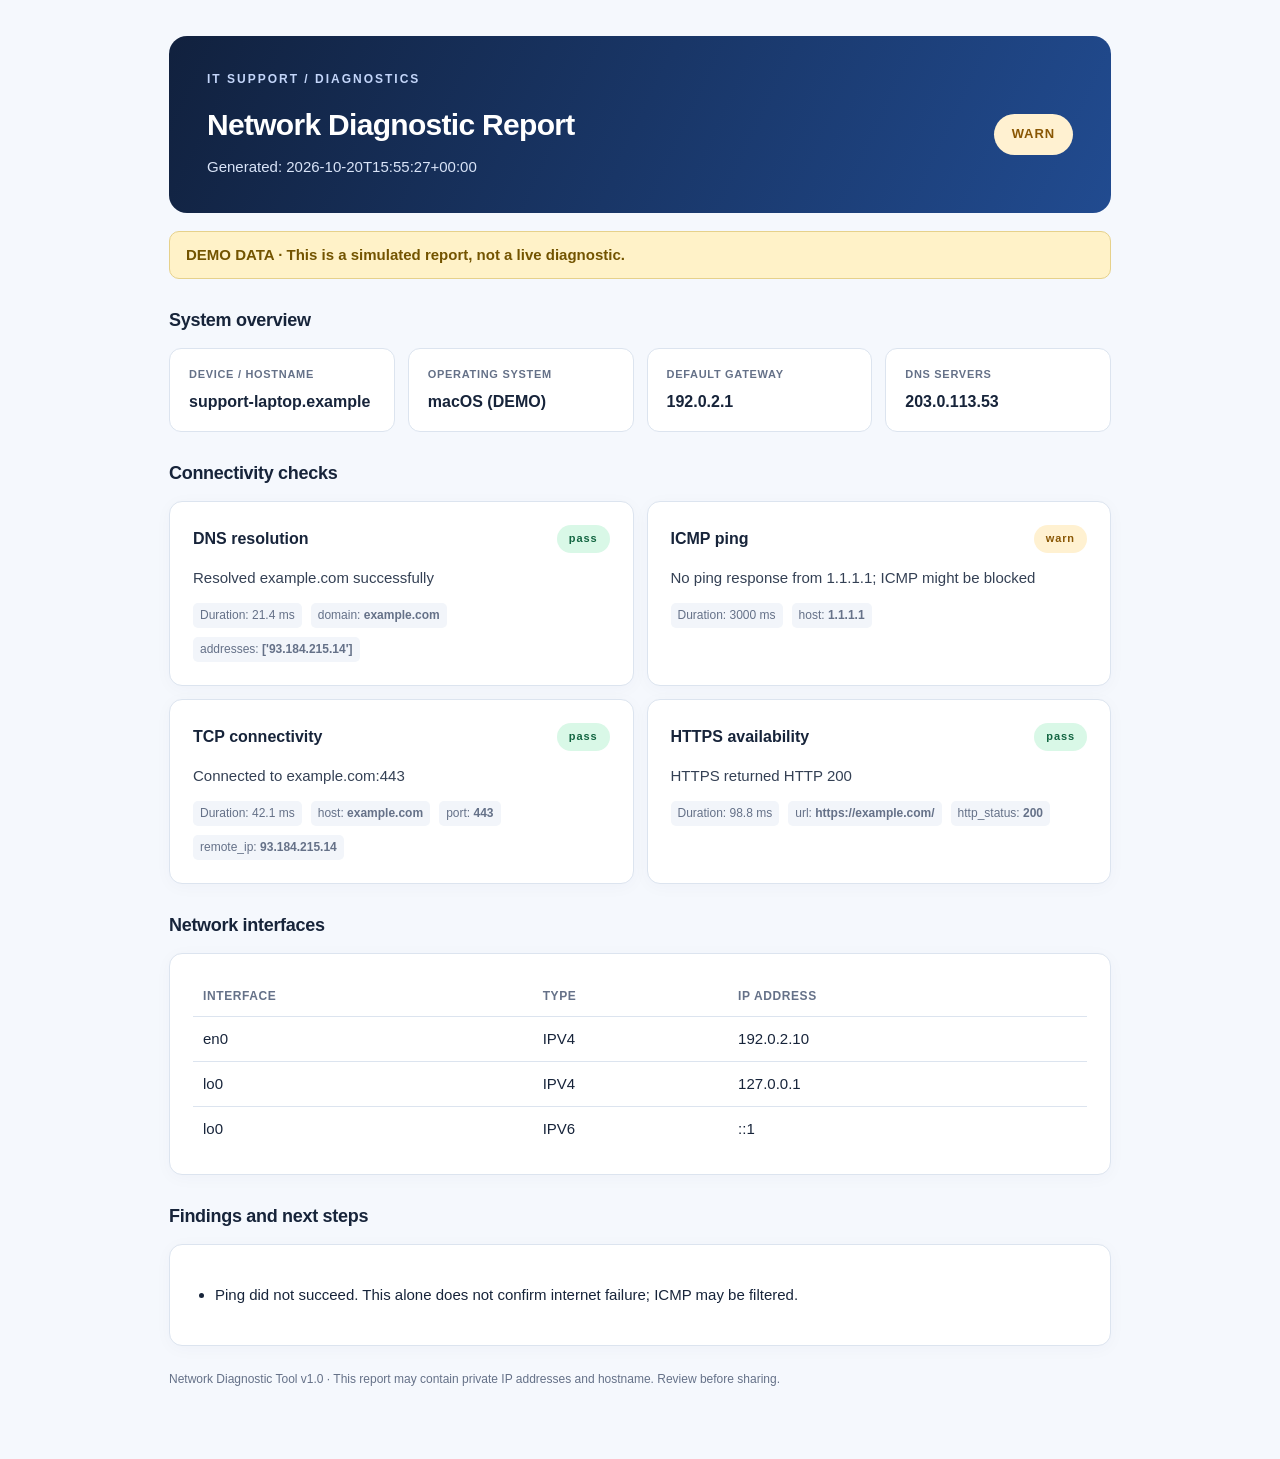
<file: examples/demo_report 2.html>
<!DOCTYPE html>
<html lang="en"><head><meta charset="utf-8"><meta name="viewport" content="width=device-width,initial-scale=1">
<title>Network Diagnostic Report</title>
<style>
:root{color-scheme:light;--ink:#17243a;--muted:#657188;--line:#dce4ef;--blue:#3169e2;--bg:#f5f8fd}
*{box-sizing:border-box}body{margin:0;background:var(--bg);color:var(--ink);font:15px/1.6 -apple-system,BlinkMacSystemFont,"Segoe UI",Arial,sans-serif}
.wrap{max-width:990px;margin:auto;padding:36px 24px 70px}header{background:linear-gradient(115deg,#11213e,#214b90);border-radius:18px;color:#fff;padding:34px 38px}
.eyebrow{font-size:12px;letter-spacing:2px;text-transform:uppercase;color:#c4d6fa;font-weight:700}
h1{font-size:30px;letter-spacing:-.7px;margin:12px 0 6px}header p{margin:0;color:#d9e4f8}.hero{display:flex;flex-wrap:wrap;gap:16px;align-items:center;justify-content:space-between}
.chip{display:inline-block;border-radius:100px;padding:5px 12px;font-size:11px;font-weight:800;letter-spacing:.9px}
.chip.pass{background:#d9f8e7;color:#126541}.chip.warn{background:#fff1d1;color:#895603}.chip.fail{background:#ffe0e0;color:#952828}.chip.skip,.chip.info{background:#e5eaf3;color:#56657d}
header .chip{font-size:13px;padding:10px 18px}.demo{margin-top:18px;background:#fff2c8;border:1px solid #e6d18b;border-radius:10px;padding:11px 16px;font-weight:700;color:#735400}
section{margin-top:27px}.section-title{font-size:18px;margin:0 0 13px;letter-spacing:-.3px}.panel,.test{background:#fff;border:1px solid var(--line);border-radius:13px;padding:23px;box-shadow:0 3px 17px rgba(18,39,80,.03)}
.metrics{display:grid;grid-template-columns:repeat(auto-fit,minmax(190px,1fr));gap:13px}.metric{background:white;border:1px solid var(--line);border-radius:12px;padding:17px 19px;min-width:0}
.metric-label{font-size:11px;font-weight:800;color:var(--muted);text-transform:uppercase;letter-spacing:.7px}.metric-value{font-size:16px;overflow-wrap:anywhere;font-weight:700;margin-top:5px}
.tests{display:grid;grid-template-columns:repeat(2,minmax(0,1fr));gap:13px}.test h3{margin:0;font-size:16px}.test p{margin:13px 0;color:#344054;overflow-wrap:anywhere}.test-head{display:flex;justify-content:space-between;gap:12px;align-items:center}.meta{display:flex;flex-wrap:wrap;gap:9px;color:var(--muted);font-size:12px}.meta span{background:#f2f5fa;padding:3px 7px;border-radius:5px;overflow-wrap:anywhere}
table{width:100%;border-collapse:collapse}th{text-align:left;font-size:12px;letter-spacing:.6px;text-transform:uppercase;color:var(--muted)}td,th{padding:10px;border-bottom:1px solid var(--line)}tr:last-child td{border-bottom:0}td{overflow-wrap:anywhere}ul{padding-left:22px}li{margin:7px 0}.muted,footer{color:var(--muted)}footer{margin-top:24px;font-size:12px}
@media(max-width:620px){.tests{grid-template-columns:1fr}.wrap{padding:16px 12px 45px}header{padding:24px}h1{font-size:24px}}@media print{body{background:#fff}.wrap{padding:0}.panel,.test,.metric{box-shadow:none}header{-webkit-print-color-adjust:exact;print-color-adjust:exact}}
</style></head><body><main class="wrap">
<header><div class="eyebrow">IT Support / Diagnostics</div><div class="hero"><div><h1>Network Diagnostic Report</h1><p>Generated: 2026-10-20T15:55:27+00:00</p></div><span class="chip warn">WARN</span></div></header>
<div class="demo">DEMO DATA · This is a simulated report, not a live diagnostic.</div>
<section><h2 class="section-title">System overview</h2><div class="metrics">
<div class="metric"><div class="metric-label">Device / hostname</div><div class="metric-value">support-laptop.example</div></div>
<div class="metric"><div class="metric-label">Operating system</div><div class="metric-value">macOS (DEMO)</div></div>
<div class="metric"><div class="metric-label">Default gateway</div><div class="metric-value">192.0.2.1</div></div>
<div class="metric"><div class="metric-label">DNS servers</div><div class="metric-value">203.0.113.53</div></div>
</div></section>
<section><h2 class="section-title">Connectivity checks</h2><div class="tests"><article class="test"><div class="test-head"><h3>DNS resolution</h3><span class="chip pass">pass</span></div><p>Resolved example.com successfully</p><div class="meta"><span>Duration: 21.4 ms</span><span>domain: <b>example.com</b></span> <span>addresses: <b>[&#x27;93.184.215.14&#x27;]</b></span></div></article>
<article class="test"><div class="test-head"><h3>ICMP ping</h3><span class="chip warn">warn</span></div><p>No ping response from 1.1.1.1; ICMP might be blocked</p><div class="meta"><span>Duration: 3000 ms</span><span>host: <b>1.1.1.1</b></span></div></article>
<article class="test"><div class="test-head"><h3>TCP connectivity</h3><span class="chip pass">pass</span></div><p>Connected to example.com:443</p><div class="meta"><span>Duration: 42.1 ms</span><span>host: <b>example.com</b></span> <span>port: <b>443</b></span> <span>remote_ip: <b>93.184.215.14</b></span></div></article>
<article class="test"><div class="test-head"><h3>HTTPS availability</h3><span class="chip pass">pass</span></div><p>HTTPS returned HTTP 200</p><div class="meta"><span>Duration: 98.8 ms</span><span>url: <b>https://example.com/</b></span> <span>http_status: <b>200</b></span></div></article></div></section>
<section><h2 class="section-title">Network interfaces</h2><div class="panel"><table><thead><tr><th>Interface</th><th>Type</th><th>IP address</th></tr></thead><tbody><tr><td>en0</td><td>IPV4</td><td>192.0.2.10</td></tr>
<tr><td>lo0</td><td>IPV4</td><td>127.0.0.1</td></tr>
<tr><td>lo0</td><td>IPV6</td><td>::1</td></tr></tbody></table></div></section>
<section><h2 class="section-title">Findings and next steps</h2><div class="panel"><ul><li>Ping did not succeed. This alone does not confirm internet failure; ICMP may be filtered.</li></ul></div></section>
<footer>Network Diagnostic Tool v1.0 · This report may contain private IP addresses and hostname. Review before sharing.</footer>
</main></body></html>
</file>
